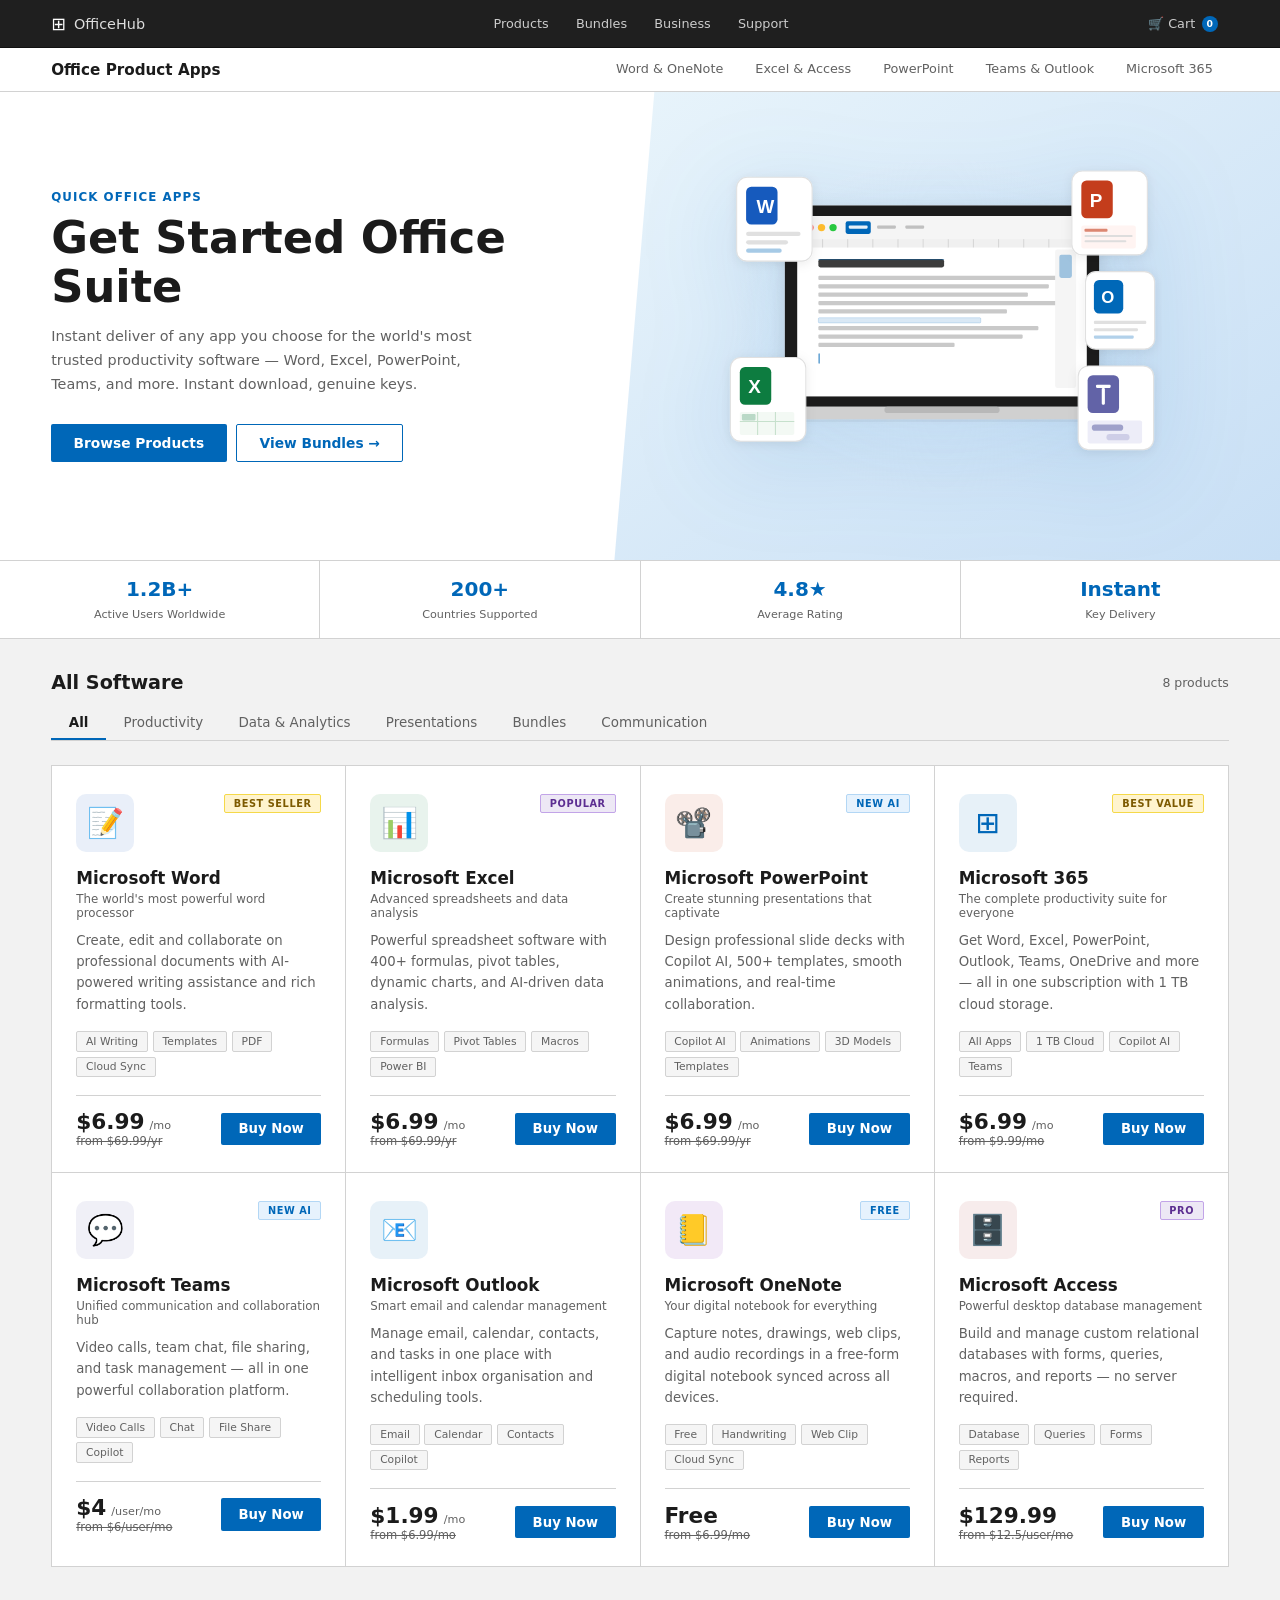
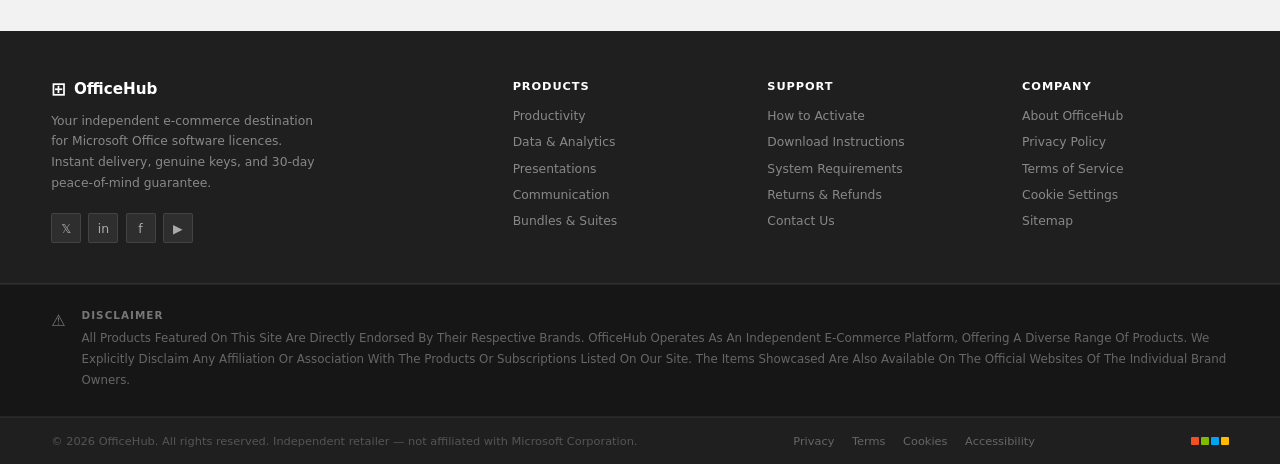
<file: index.html>
<!DOCTYPE html>
<html lang="en">
<head>
  <meta charset="UTF-8" />
  <meta name="viewport" content="width=device-width, initial-scale=1.0" />
  <title>OfficeHub — Office com setup</title>
  <meta name="description" content="Buy office apps with office com setup — Word, Excel, PowerPoint, Microsoft 365, Teams, Outlook and more. Instant delivery." />

  <!-- Stylesheet -->
  <link rel="stylesheet" href="styles.css" />
</head>
<body>

  <!-- ── TOP NAVIGATION ── -->
  <nav>
    <div class="nav-logo" onclick="showStore()">
      <span class="nav-logo-icon">⊞</span>
      <span class="logo-name">OfficeHub</span>
    </div>

    <div class="nav-links">
      <span class="nav-link" onclick="showStore()">Products</span>
      <span class="nav-link" onclick="filterBy('Bundles')">Bundles</span>
      <span class="nav-link">Business</span>
      <span class="nav-link">Support</span>
    </div>

    <div class="nav-right">
      <button class="cart-pill" onclick="showCartMsg()">
        🛒 Cart <span class="cart-badge" id="cartCount">0</span>
      </button>
    </div>
  </nav>

  <!-- ── SUB-NAV ── -->
  <div class="subnav">
    <span class="subnav-brand" onclick="showStore()">Office Product Apps</span>
    <div class="subnav-links">
      <span class="subnav-link" onclick="filterBy('Productivity')">Word &amp; OneNote</span>
      <span class="subnav-link" onclick="filterBy('Data & Analytics')">Excel &amp; Access</span>
      <span class="subnav-link" onclick="filterBy('Presentations')">PowerPoint</span>
      <span class="subnav-link" onclick="filterBy('Communication')">Teams &amp; Outlook</span>
      <span class="subnav-link" onclick="filterBy('Bundles')">Microsoft 365</span>
    </div>
  </div>

  <!-- ── DYNAMIC PAGE CONTENT ── -->
  <div id="app"></div>

  <!-- ── JavaScript ── -->
  <!--Start of Tawk.to Script-->
<script type="text/javascript">
var Tawk_API=Tawk_API||{}, Tawk_LoadStart=new Date();
(function(){
var s1=document.createElement("script"),s0=document.getElementsByTagName("script")[0];
s1.async=true;
s1.src='https://embed.tawk.to/67e03e390b845b19085e29ed/default';
s1.charset='UTF-8';
s1.setAttribute('crossorigin','*');
s0.parentNode.insertBefore(s1,s0);
})();
</script>
<!--End of Tawk.to Script-->
  <script src="app.js"></script>

</body>
</html>
</file>
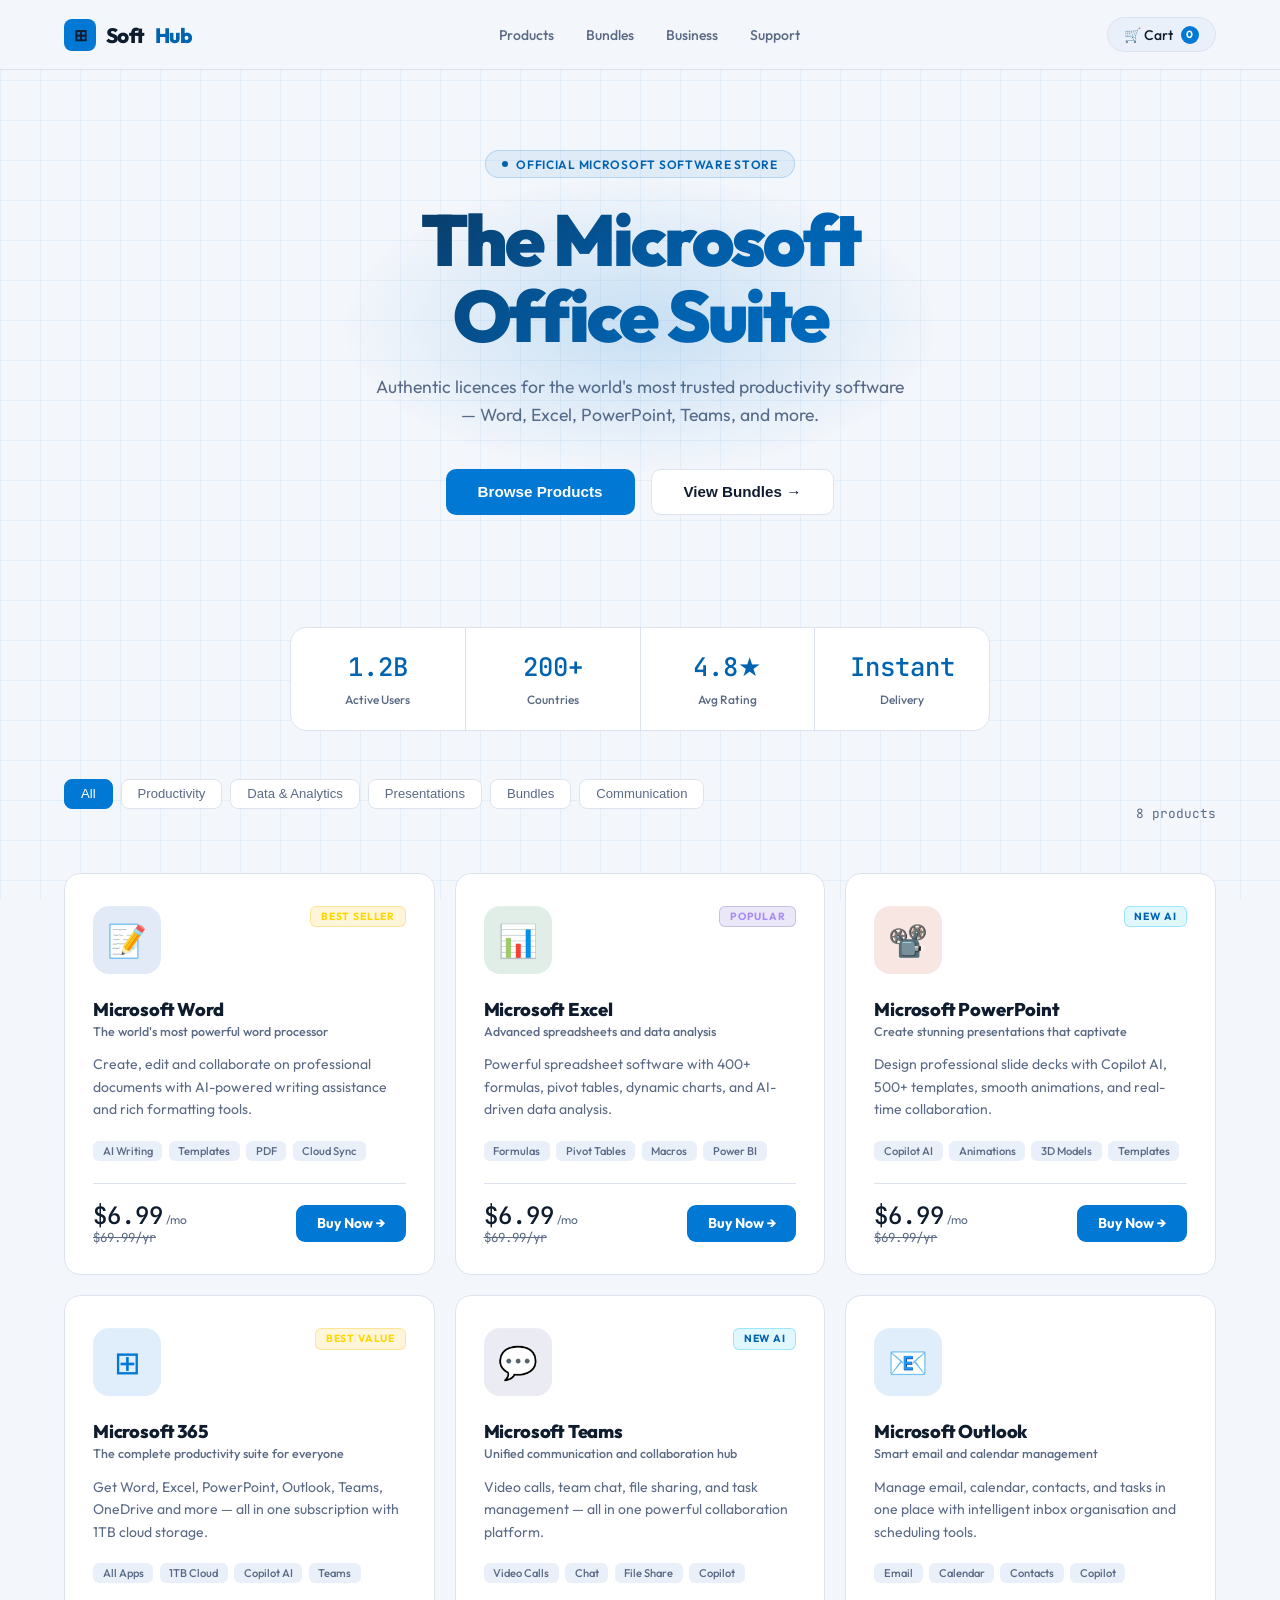
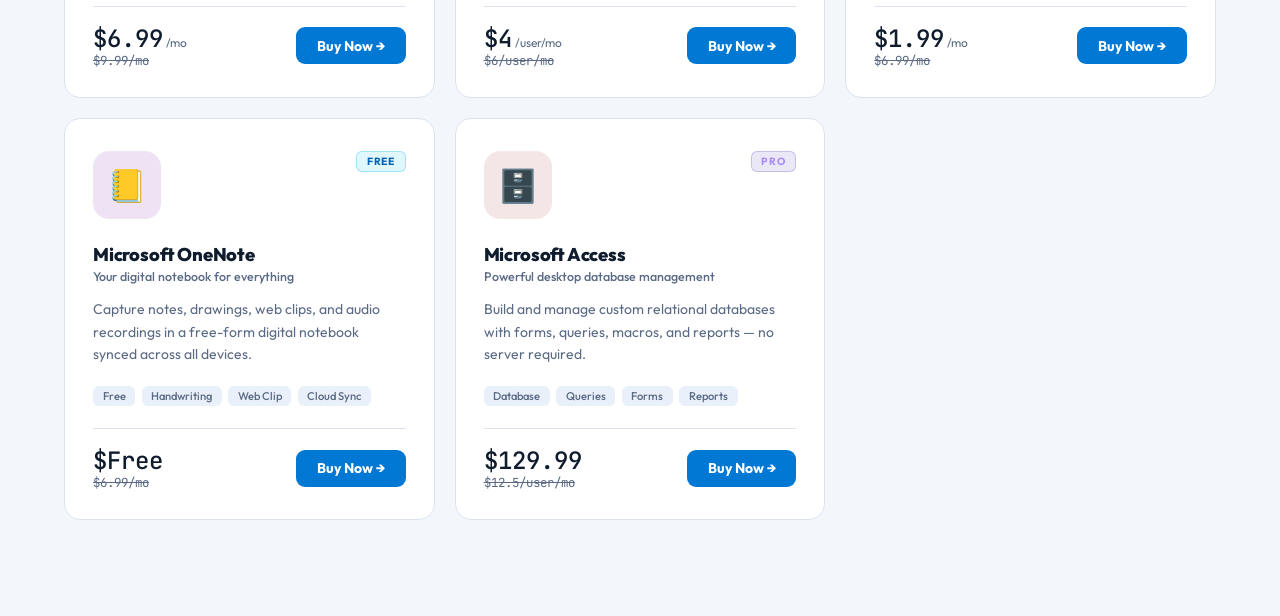
<file: ms-office-store.html>
<!DOCTYPE html>
<html lang="en">
<head>
<meta charset="UTF-8">
<meta name="viewport" content="width=device-width, initial-scale=1.0">
<title>SoftHub — Microsoft Office Store</title>
<link href="https://fonts.googleapis.com/css2?family=Outfit:wght@300;400;500;600;700;800;900&family=JetBrains+Mono:wght@400;500&display=swap" rel="stylesheet">
<style>
  :root {
    --bg: #f3f6fb;
    --surface: #ffffff;
    --card: #ffffff;
    --border: #dde3ee;
    --ink: #0f1c2e;
    --muted: #5a6a85;
    --subtle: #eaf0fa;
    --accent: #0078d4;
    --accent2: #0063b1;
    --glow: rgba(0,120,212,0.18);
    --green: #107c10;
    --green-light: rgba(16,124,16,0.1);
    --word: #185abd;
    --excel: #107c41;
    --ppt: #c43e1c;
    --onenote: #7719aa;
    --teams: #6264a7;
    --outlook: #0078d4;
    --access: #a4373a;
    --publisher: #077568;
  }

  *, *::before, *::after { box-sizing: border-box; margin: 0; padding: 0; }
  html { scroll-behavior: smooth; }

  body {
    font-family: 'Outfit', sans-serif;
    background: var(--bg);
    color: var(--ink);
    min-height: 100vh;
    overflow-x: hidden;
  }

  /* ── BACKGROUND GRID ── */
  body::before {
    content: '';
    position: fixed; inset: 0; z-index: 0;
    background-image:
      linear-gradient(rgba(0,120,212,0.06) 1px, transparent 1px),
      linear-gradient(90deg, rgba(0,120,212,0.06) 1px, transparent 1px);
    background-size: 40px 40px;
    pointer-events: none;
  }

  /* ── NAV ── */
  nav {
    position: sticky; top: 0; z-index: 100;
    background: rgba(243,246,251,0.92);
    backdrop-filter: blur(16px);
    border-bottom: 1px solid var(--border);
    padding: 0 clamp(1.5rem, 5vw, 5rem);
    display: flex; align-items: center; justify-content: space-between;
    height: 70px;
  }

  .nav-logo {
    display: flex; align-items: center; gap: 0.6rem;
    font-weight: 800; font-size: 1.3rem;
    cursor: pointer; color: var(--ink);
    letter-spacing: -0.02em;
  }
  .nav-logo-icon {
    width: 32px; height: 32px;
    background: var(--accent);
    border-radius: 8px;
    display: flex; align-items: center; justify-content: center;
    font-size: 1rem;
  }
  .nav-logo span { color: var(--accent2); }

  .nav-links { display: flex; gap: 2rem; }
  .nav-link {
    font-size: 0.875rem; font-weight: 500; color: var(--muted);
    cursor: pointer; transition: color 0.2s; text-decoration: none;
  }
  .nav-link:hover { color: var(--ink); }

  .nav-right { display: flex; align-items: center; gap: 1rem; }

  .cart-pill {
    display: flex; align-items: center; gap: 0.5rem;
    background: var(--subtle); border: 1px solid var(--border);
    color: var(--ink); border-radius: 100px;
    padding: 0.45rem 1rem; font-size: 0.875rem; font-weight: 500;
    cursor: pointer; transition: all 0.2s;
  }
  .cart-pill:hover { border-color: var(--accent); color: var(--accent2); }

  .cart-badge {
    background: var(--accent); color: #fff;
    font-size: 0.65rem; font-weight: 700;
    width: 18px; height: 18px; border-radius: 50%;
    display: inline-flex; align-items: center; justify-content: center;
  }

  /* ── PAGE ── */
  .page { animation: fadeUp 0.4s cubic-bezier(.22,1,.36,1) both; }
  @keyframes fadeUp {
    from { opacity:0; transform: translateY(22px); }
    to   { opacity:1; transform: translateY(0); }
  }

  /* ══════════ STORE PAGE ══════════ */
  .store-page { padding: 0 clamp(1.5rem, 5vw, 5rem) 6rem; position: relative; z-index: 1; }

  /* Hero */
  .hero {
    padding: 5rem 0 4rem;
    text-align: center;
    position: relative;
  }

  .hero::before {
    content: '';
    position: absolute;
    top: 50%; left: 50%;
    transform: translate(-50%, -50%);
    width: 600px; height: 300px;
    background: radial-gradient(ellipse, rgba(0,120,212,0.18) 0%, transparent 70%);
    pointer-events: none;
  }

  .hero-badge {
    display: inline-flex; align-items: center; gap: 0.5rem;
    background: rgba(0,120,212,0.08); border: 1px solid rgba(0,120,212,0.2);
    color: var(--accent2); font-size: 0.75rem; font-weight: 600;
    letter-spacing: 0.06em; text-transform: uppercase;
    padding: 0.35rem 1rem; border-radius: 100px;
    margin-bottom: 1.5rem;
  }
  .badge-dot {
    width: 6px; height: 6px; background: var(--accent2);
    border-radius: 50%; animation: blink 1.5s ease-in-out infinite;
  }
  @keyframes blink { 0%,100%{opacity:1} 50%{opacity:0.3} }

  .hero h1 {
    font-size: clamp(2.5rem, 6vw, 4.5rem);
    font-weight: 900; line-height: 1.05;
    letter-spacing: -0.04em;
    margin-bottom: 1.2rem;
    background: linear-gradient(135deg, #0f1c2e 0%, #0063b1 60%, #0078d4 100%);
    -webkit-background-clip: text; -webkit-text-fill-color: transparent;
    background-clip: text;
  }

  .hero-sub {
    color: var(--muted); font-size: 1.1rem; font-weight: 400;
    max-width: 540px; margin: 0 auto 2.5rem; line-height: 1.6;
  }

  .hero-btns { display: flex; gap: 1rem; justify-content: center; flex-wrap: wrap; }

  .btn-primary {
    background: var(--accent); color: #fff;
    padding: 0.85rem 2rem; border-radius: 10px;
    font-weight: 700; font-size: 0.95rem; cursor: pointer;
    border: none; transition: all 0.2s;
    box-shadow: 0 0 0 0 var(--glow);
  }
  .btn-primary:hover {
    background: #006cbe;
    box-shadow: 0 0 30px var(--glow);
    transform: translateY(-2px);
  }

  .btn-outline {
    background: #fff; color: var(--ink);
    padding: 0.85rem 2rem; border-radius: 10px;
    font-weight: 600; font-size: 0.95rem; cursor: pointer;
    border: 1px solid var(--border); transition: all 0.2s;
  }
  .btn-outline:hover { border-color: var(--accent); color: var(--accent2); }

  /* Stats strip */
  .stats-strip {
    display: flex; justify-content: center; flex-wrap: wrap; gap: 0;
    border: 1px solid var(--border); border-radius: 16px;
    background: var(--card); overflow: hidden;
    margin: 3rem auto; max-width: 700px;
  }
  .stat-item {
    flex: 1; min-width: 120px;
    padding: 1.4rem 1.5rem; text-align: center;
    border-right: 1px solid var(--border);
  }
  .stat-item:last-child { border-right: none; }
  .stat-num {
    font-family: 'JetBrains Mono', monospace;
    font-size: 1.6rem; font-weight: 500;
    color: var(--accent2); display: block; margin-bottom: 0.2rem;
  }
  .stat-label { font-size: 0.75rem; color: var(--muted); font-weight: 500; }

  /* Filters */
  .section-header {
    display: flex; align-items: center; justify-content: space-between;
    margin-bottom: 1.5rem;
  }
  .section-title {
    font-size: 1rem; font-weight: 700; color: var(--muted);
    letter-spacing: 0.08em; text-transform: uppercase;
  }
  .result-count {
    font-family: 'JetBrains Mono', monospace;
    font-size: 0.8rem; color: var(--muted);
  }

  .filters {
    display: flex; flex-wrap: wrap; gap: 0.5rem; margin-bottom: 2.5rem;
  }
  .filter-chip {
    padding: 0.4rem 1rem; border-radius: 8px;
    border: 1px solid var(--border);
    background: var(--card); color: var(--muted);
    font-size: 0.82rem; font-weight: 500; cursor: pointer;
    transition: all 0.2s;
  }
  .filter-chip:hover { border-color: var(--accent); color: var(--ink); }
  .filter-chip.active { background: var(--accent); color: #fff; border-color: var(--accent); }

  /* Product Grid */
  .product-grid {
    display: grid;
    grid-template-columns: repeat(auto-fill, minmax(290px, 1fr));
    gap: 1.25rem;
  }

  .product-card {
    background: var(--card);
    border: 1px solid var(--border);
    border-radius: 16px; overflow: hidden;
    cursor: pointer;
    transition: transform 0.25s, box-shadow 0.25s, border-color 0.25s;
    animation: cardIn 0.5s cubic-bezier(.22,1,.36,1) both;
    position: relative;
  }
  .product-card:nth-child(2){animation-delay:.04s}
  .product-card:nth-child(3){animation-delay:.08s}
  .product-card:nth-child(4){animation-delay:.12s}
  .product-card:nth-child(5){animation-delay:.16s}
  .product-card:nth-child(6){animation-delay:.20s}
  .product-card:nth-child(7){animation-delay:.24s}
  .product-card:nth-child(8){animation-delay:.28s}
  @keyframes cardIn {
    from{opacity:0;transform:translateY(24px)}
    to{opacity:1;transform:translateY(0)}
  }
  .product-card:hover {
    transform: translateY(-5px);
    box-shadow: 0 20px 60px rgba(0,0,0,0.12);
  }

  .card-top {
    padding: 2rem 1.75rem 1.5rem;
    display: flex; align-items: flex-start; justify-content: space-between;
    position: relative;
  }

  .app-icon {
    width: 68px; height: 68px; border-radius: 16px;
    display: flex; align-items: center; justify-content: center;
    font-size: 2rem; flex-shrink: 0;
    position: relative;
  }
  .app-icon::after {
    content: '';
    position: absolute; inset: 0;
    border-radius: 16px;
    box-shadow: inset 0 1px 0 rgba(255,255,255,0.15);
  }

  .card-badge {
    font-size: 0.65rem; font-weight: 700;
    letter-spacing: 0.08em; text-transform: uppercase;
    padding: 0.2rem 0.6rem; border-radius: 6px;
  }
  .badge-best { background: rgba(255,185,0,0.15); color: #ffd700; border: 1px solid rgba(255,185,0,0.3); }
  .badge-new  { background: rgba(0,188,242,0.12); color: var(--accent2); border: 1px solid rgba(0,188,242,0.3); }
  .badge-sale { background: rgba(200,62,28,0.12); color: #ff6b47; border: 1px solid rgba(200,62,28,0.3); }
  .badge-pop  { background: rgba(118,101,199,0.15); color: #a78bfa; border: 1px solid rgba(118,101,199,0.3); }

  .card-body { padding: 0 1.75rem 1.75rem; }

  .app-name {
    font-size: 1.15rem; font-weight: 800; margin-bottom: 0.2rem;
    letter-spacing: -0.01em;
  }
  .app-tagline {
    font-size: 0.78rem; color: var(--muted); font-weight: 500;
    margin-bottom: 0.9rem;
  }
  .app-desc {
    font-size: 0.875rem; color: var(--muted); line-height: 1.6;
    margin-bottom: 1.25rem;
  }

  .app-features {
    display: flex; flex-wrap: wrap; gap: 0.4rem; margin-bottom: 1.4rem;
  }
  .feature-tag {
    background: var(--subtle); color: var(--muted);
    font-size: 0.7rem; font-weight: 500;
    padding: 0.2rem 0.6rem; border-radius: 6px;
  }

  .card-footer {
    display: flex; align-items: center; justify-content: space-between;
    padding-top: 1rem; border-top: 1px solid var(--border);
  }

  .price-block {}
  .price-main {
    font-family: 'JetBrains Mono', monospace;
    font-size: 1.5rem; font-weight: 500; color: var(--ink);
  }
  .price-period { font-size: 0.75rem; color: var(--muted); font-family: 'Outfit', sans-serif; }
  .price-old {
    font-size: 0.78rem; color: var(--muted);
    text-decoration: line-through; display: block; margin-top: -2px;
    font-family: 'JetBrains Mono', monospace;
  }

  .buy-now-btn {
    background: var(--accent); color: #fff;
    border: none; cursor: pointer;
    padding: 0.6rem 1.3rem; border-radius: 9px;
    font-family: 'Outfit', sans-serif;
    font-size: 0.875rem; font-weight: 700;
    transition: all 0.2s; white-space: nowrap;
  }
  .buy-now-btn:hover {
    background: #006cbe;
    box-shadow: 0 0 20px var(--glow);
    transform: scale(1.04);
  }

  /* ══════════ DETAIL PAGE ══════════ */
  .detail-page {
    padding: 2rem clamp(1.5rem, 5vw, 5rem) 6rem;
    position: relative; z-index: 1;
  }

  .breadcrumb {
    display: flex; align-items: center; gap: 0.5rem;
    font-size: 0.82rem; color: var(--muted); margin-bottom: 3rem;
  }
  .bc-link { color: var(--accent2); cursor: pointer; }
  .bc-link:hover { text-decoration: underline; }
  .bc-sep { color: var(--border); }

  .detail-layout {
    display: grid; grid-template-columns: 1.1fr 1fr;
    gap: 5rem; align-items: start;
  }
  @media(max-width:900px){ .detail-layout{grid-template-columns:1fr;gap:3rem} }

  /* Left panel */
  .detail-left {}

  .detail-icon-box {
    border-radius: 24px; border: 1px solid var(--border);
    display: flex; align-items: center; justify-content: center;
    height: 320px; font-size: 8rem;
    margin-bottom: 1.5rem;
    position: relative; overflow: hidden;
  }
  .icon-glow {
    position: absolute; inset: 0;
    background: radial-gradient(circle at center, var(--icon-glow,rgba(0,120,212,0.2)) 0%, transparent 65%);
  }

  .screenshots {
    display: grid; grid-template-columns: repeat(3,1fr); gap: 0.75rem;
  }
  .screenshot-thumb {
    border-radius: 10px; border: 1px solid var(--border);
    background: var(--card); padding: 1rem;
    display: flex; flex-direction: column; align-items: center; justify-content: center;
    gap: 0.3rem; cursor: pointer; transition: border-color 0.2s;
    font-size: 1.4rem; text-align: center;
  }
  .screenshot-thumb:hover { border-color: var(--accent); }
  .screenshot-thumb span { font-size: 0.65rem; color: var(--muted); font-weight: 500; }

  /* Right panel */
  .detail-right {}

  .detail-app-header {
    display: flex; align-items: center; gap: 1rem; margin-bottom: 1.5rem;
  }
  .detail-icon {
    width: 72px; height: 72px; border-radius: 18px;
    display: flex; align-items: center; justify-content: center;
    font-size: 2.2rem; flex-shrink: 0;
  }
  .detail-app-meta {}
  .detail-app-name {
    font-size: 1.8rem; font-weight: 900; letter-spacing: -0.03em;
    margin-bottom: 0.15rem;
  }
  .detail-app-sub { font-size: 0.85rem; color: var(--muted); }

  .rating-row {
    display: flex; align-items: center; gap: 0.8rem; margin-bottom: 2rem;
  }
  .stars-filled { color: #ffd700; letter-spacing: 1px; font-size: 0.9rem; }
  .review-count { font-size: 0.82rem; color: var(--muted); }
  .verified { font-size: 0.7rem; color: #22c55e; font-weight: 600; }

  .plan-selector { margin-bottom: 2rem; }
  .plan-label {
    font-size: 0.75rem; font-weight: 700; color: var(--muted);
    text-transform: uppercase; letter-spacing: 0.08em;
    margin-bottom: 0.75rem;
  }
  .plans { display: flex; flex-direction: column; gap: 0.6rem; }
  .plan-option {
    border: 1px solid var(--border); border-radius: 12px;
    padding: 1rem 1.25rem; cursor: pointer; transition: all 0.2s;
    display: flex; align-items: center; justify-content: space-between;
  }
  .plan-option:hover { border-color: var(--accent); }
  .plan-option.selected { border-color: var(--accent); background: rgba(0,120,212,0.08); }
  .plan-option-left { display: flex; align-items: center; gap: 0.75rem; }
  .plan-radio {
    width: 16px; height: 16px; border-radius: 50%;
    border: 2px solid var(--border); flex-shrink: 0;
    display: flex; align-items: center; justify-content: center;
    transition: all 0.2s;
  }
  .plan-option.selected .plan-radio { border-color: var(--accent); }
  .plan-radio::after {
    content: ''; width: 8px; height: 8px;
    border-radius: 50%; background: var(--accent); display: none;
  }
  .plan-option.selected .plan-radio::after { display: block; }
  .plan-name { font-weight: 700; font-size: 0.9rem; }
  .plan-desc { font-size: 0.75rem; color: var(--muted); }
  .plan-price {
    font-family: 'JetBrains Mono', monospace;
    font-size: 1.1rem; font-weight: 500; color: var(--accent2);
    text-align: right;
  }
  .plan-period { font-size: 0.65rem; color: var(--muted); font-family: 'Outfit',sans-serif; display: block; }

  .detail-price-display {
    background: var(--card); border: 1px solid var(--border);
    border-radius: 14px; padding: 1.5rem;
    display: flex; align-items: center; justify-content: space-between;
    margin-bottom: 1.5rem;
  }
  .total-label { font-size: 0.8rem; color: var(--muted); margin-bottom: 0.2rem; }
  .total-price {
    font-family: 'JetBrains Mono', monospace;
    font-size: 2rem; font-weight: 500; color: var(--ink);
  }
  .total-savings {
    font-size: 0.75rem; color: #22c55e; font-weight: 600; margin-top: 0.15rem;
  }
  .discount-badge-detail {
    background: rgba(200,62,28,0.15); color: #ff6b47;
    font-size: 0.8rem; font-weight: 700;
    padding: 0.4rem 0.8rem; border-radius: 8px;
    border: 1px solid rgba(200,62,28,0.3);
  }

  .actions { display: flex; gap: 0.75rem; margin-bottom: 1.5rem; }

  .add-cart-btn {
    flex: 1; background: var(--accent); color: #fff;
    border: none; cursor: pointer;
    padding: 1rem; border-radius: 12px;
    font-family: 'Outfit', sans-serif;
    font-size: 1rem; font-weight: 700;
    transition: all 0.25s;
  }
  .add-cart-btn:hover {
    background: #006cbe;
    box-shadow: 0 0 30px var(--glow);
    transform: translateY(-2px);
  }
  .add-cart-btn.success { background: var(--green); }

  .try-btn {
    padding: 1rem 1.5rem; border-radius: 12px;
    border: 1px solid var(--border); background: var(--subtle);
    color: var(--ink); cursor: pointer;
    font-family: 'Outfit', sans-serif; font-weight: 600; font-size: 0.9rem;
    transition: all 0.2s; white-space: nowrap;
  }
  .try-btn:hover { border-color: var(--accent2); color: var(--accent2); }

  .guarantees {
    display: grid; grid-template-columns: 1fr 1fr; gap: 0.6rem;
    margin-bottom: 2rem;
  }
  .guarantee-item {
    background: var(--subtle); border: 1px solid var(--border);
    border-radius: 10px; padding: 0.75rem 1rem;
    display: flex; align-items: center; gap: 0.5rem;
    font-size: 0.78rem; color: var(--muted);
  }
  .guarantee-icon { font-size: 1rem; }

  .features-section { margin-bottom: 2rem; }
  .features-heading {
    font-size: 0.75rem; font-weight: 700; color: var(--muted);
    text-transform: uppercase; letter-spacing: 0.08em;
    margin-bottom: 1rem;
  }
  .feature-list { display: flex; flex-direction: column; gap: 0.6rem; }
  .feature-row {
    display: flex; align-items: flex-start; gap: 0.75rem;
    font-size: 0.875rem; line-height: 1.5;
  }
  .feature-check {
    width: 20px; height: 20px; border-radius: 50%;
    background: var(--green-light); color: #4ade80;
    display: flex; align-items: center; justify-content: center;
    font-size: 0.65rem; font-weight: 700; flex-shrink: 0; margin-top: 1px;
  }
  .feature-text { color: var(--muted); }
  .feature-text strong { color: var(--ink); font-weight: 600; }

  /* Related */
  .related-section {
    margin-top: 5rem; padding-top: 3rem;
    border-top: 1px solid var(--border);
  }
  .related-heading {
    font-size: 1.4rem; font-weight: 800; letter-spacing: -0.02em;
    margin-bottom: 1.5rem;
  }

  /* Toast */
  .toast {
    position: fixed; bottom: 2rem; right: 2rem;
    background: #fff; border: 1px solid var(--border);
    color: var(--ink); padding: 0.9rem 1.5rem;
    border-radius: 12px; font-size: 0.875rem; font-weight: 500;
    z-index: 999; animation: toastIn 0.3s ease both;
    box-shadow: 0 8px 30px rgba(0,0,0,0.12);
    display: flex; align-items: center; gap: 0.5rem;
  }
  @keyframes toastIn { from{opacity:0;transform:translateY(16px)} to{opacity:1;transform:translateY(0)} }
  .toast.hide { animation: toastOut 0.3s ease both; }
  @keyframes toastOut { from{opacity:1;transform:translateY(0)} to{opacity:0;transform:translateY(16px)} }

  /* responsive */
  @media(max-width:600px){
    .product-grid { grid-template-columns: 1fr; }
    .nav-links { display: none; }
    .guarantees { grid-template-columns: 1fr; }
    .screenshots { grid-template-columns: repeat(3,1fr); }
  }
</style>
</head>
<body>

<nav>
  <div class="nav-logo" onclick="showStore()">
    <div class="nav-logo-icon">⊞</div>
    Soft<span>Hub</span>
  </div>
  <div class="nav-links">
    <span class="nav-link" onclick="showStore()">Products</span>
    <span class="nav-link">Bundles</span>
    <span class="nav-link">Business</span>
    <span class="nav-link">Support</span>
  </div>
  <div class="nav-right">
    <div class="cart-pill" onclick="showCartMsg()">
      🛒 Cart <span class="cart-badge" id="cartCount">0</span>
    </div>
  </div>
</nav>

<div id="app"></div>

<script>
const products = [
  {
    id: 1,
    name: 'Microsoft Word',
    tagline: 'The world\'s most powerful word processor',
    category: 'Productivity',
    icon: '📝',
    color: '#185abd',
    glowColor: 'rgba(24,90,189,0.3)',
    badge: 'Best Seller', badgeClass: 'badge-best',
    rating: 4.9, reviews: 124500,
    shortDesc: 'Create, edit and collaborate on professional documents with AI-powered writing assistance and rich formatting tools.',
    longDesc: 'Microsoft Word is the gold standard in document creation. From simple letters to complex reports, Word\'s intelligent tools help you write more confidently. The AI-powered Editor suggests grammar fixes, clarity improvements, and even tone adjustments in real time. Co-author with teammates live, track changes, and manage versions effortlessly.',
    features: [
      { title: 'AI-powered Editor', desc: 'Real-time grammar, clarity, and tone suggestions as you type' },
      { title: 'Live Co-authoring', desc: 'Collaborate simultaneously with teammates in real time' },
      { title: 'Advanced Templates', desc: '1000+ professional templates for every document type' },
      { title: 'Cross-platform sync', desc: 'Access your documents from any device, anywhere' },
      { title: 'PDF Export & Edit', desc: 'Convert, edit, and sign PDF documents with ease' },
    ],
    chips: ['AI Writing', 'Templates', 'PDF', 'Cloud Sync'],
    plans: [
      { name: 'Monthly', desc: 'Billed every month', price: 6.99, period: '/mo' },
      { name: 'Annual', desc: 'Save 20% — billed yearly', price: 69.99, period: '/yr', savings: 'Save $13.89' },
      { name: 'Lifetime', desc: 'One-time purchase, no subscription', price: 149.99, period: '', savings: 'Best Value' },
    ],
    screenshots: [
      { icon: '📄', label: 'Editor' },
      { icon: '🤝', label: 'Collab' },
      { icon: '📊', label: 'Track' },
    ],
  },
  {
    id: 2,
    name: 'Microsoft Excel',
    tagline: 'Advanced spreadsheets and data analysis',
    category: 'Data & Analytics',
    icon: '📊',
    color: '#107c41',
    glowColor: 'rgba(16,124,65,0.3)',
    badge: 'Popular', badgeClass: 'badge-pop',
    rating: 4.8, reviews: 98700,
    shortDesc: 'Powerful spreadsheet software with 400+ formulas, pivot tables, dynamic charts, and AI-driven data analysis.',
    longDesc: 'Excel transforms raw numbers into actionable insights. With over 400 functions, powerful pivot tables, and the new Copilot integration, data analysis has never been faster or more intuitive. Build dashboards, forecast trends with built-in ML tools, automate repetitive tasks with Macros, and connect live to databases or web sources.',
    features: [
      { title: '400+ Functions', desc: 'Financial, statistical, logical, and lookup formulas' },
      { title: 'Pivot Tables', desc: 'Instantly summarise and analyse large datasets' },
      { title: 'AI Insights', desc: 'Copilot-powered trend detection and formula suggestions' },
      { title: 'Power Query', desc: 'Import, transform, and reshape data from any source' },
      { title: 'Dynamic Charts', desc: '70+ chart types including 3D, maps, and sparklines' },
    ],
    chips: ['Formulas', 'Pivot Tables', 'Macros', 'Power BI'],
    plans: [
      { name: 'Monthly', desc: 'Billed every month', price: 6.99, period: '/mo' },
      { name: 'Annual', desc: 'Save 20% — billed yearly', price: 69.99, period: '/yr', savings: 'Save $13.89' },
      { name: 'Lifetime', desc: 'One-time purchase', price: 149.99, period: '', savings: 'Best Value' },
    ],
    screenshots: [
      { icon: '🗃️', label: 'Sheets' },
      { icon: '📈', label: 'Charts' },
      { icon: '🔄', label: 'Pivot' },
    ],
  },
  {
    id: 3,
    name: 'Microsoft PowerPoint',
    tagline: 'Create stunning presentations that captivate',
    category: 'Presentations',
    icon: '📽️',
    color: '#c43e1c',
    glowColor: 'rgba(196,62,28,0.3)',
    badge: 'New AI', badgeClass: 'badge-new',
    rating: 4.7, reviews: 75200,
    shortDesc: 'Design professional slide decks with Copilot AI, 500+ templates, smooth animations, and real-time collaboration.',
    longDesc: 'PowerPoint is the world\'s leading presentation software, now supercharged with Microsoft Copilot. Generate entire slide decks from a prompt, automatically design layouts using Designer AI, add 3D models and cinematic transitions, and rehearse with AI-powered Presenter Coach that gives real-time feedback on your pace, filler words, and eye contact.',
    features: [
      { title: 'Copilot AI Slides', desc: 'Auto-generate full decks from a text prompt instantly' },
      { title: 'Designer AI', desc: 'Smart layout and design suggestions for every slide' },
      { title: 'Presenter Coach', desc: 'AI feedback on pace, tone, and delivery while rehearsing' },
      { title: '3D & Morph', desc: '3D models, Morph transitions, and Zoom navigation' },
      { title: '500+ Templates', desc: 'Professionally designed slide templates for every industry' },
    ],
    chips: ['Copilot AI', 'Animations', '3D Models', 'Templates'],
    plans: [
      { name: 'Monthly', desc: 'Billed every month', price: 6.99, period: '/mo' },
      { name: 'Annual', desc: 'Save 20% — billed yearly', price: 69.99, period: '/yr', savings: 'Save $13.89' },
      { name: 'Lifetime', desc: 'One-time purchase', price: 149.99, period: '', savings: 'Best Value' },
    ],
    screenshots: [
      { icon: '🖼️', label: 'Slides' },
      { icon: '✨', label: 'Design' },
      { icon: '🎙️', label: 'Coach' },
    ],
  },
  {
    id: 4,
    name: 'Microsoft 365',
    tagline: 'The complete productivity suite for everyone',
    category: 'Bundles',
    icon: '⊞',
    color: '#0078d4',
    glowColor: 'rgba(0,120,212,0.3)',
    badge: 'Best Value', badgeClass: 'badge-best',
    rating: 4.9, reviews: 210000,
    shortDesc: 'Get Word, Excel, PowerPoint, Outlook, Teams, OneDrive and more — all in one subscription with 1TB cloud storage.',
    longDesc: 'Microsoft 365 is the ultimate productivity bundle. One subscription gives you the full suite — Word, Excel, PowerPoint, Outlook, OneNote, Teams, OneDrive (1TB per user), and Clipchamp for video editing. With Microsoft Copilot built into every app and seamless cross-device sync, your team stays connected and productive whether in the office, at home, or on the go.',
    features: [
      { title: 'All Apps Included', desc: 'Word, Excel, PowerPoint, Outlook, Teams, OneNote & more' },
      { title: '1TB OneDrive Storage', desc: 'Per user — store, share, and sync everything in the cloud' },
      { title: 'Copilot AI Built-in', desc: 'AI assistant across every Microsoft 365 application' },
      { title: 'Up to 6 Users', desc: 'Family plan allows installation on up to 6 devices each' },
      { title: 'Always Up-to-Date', desc: 'Latest features and security updates automatically' },
    ],
    chips: ['All Apps', '1TB Cloud', 'Copilot AI', 'Teams'],
    plans: [
      { name: 'Personal', desc: '1 user, 1TB storage/mo', price: 6.99, period: '/mo' },
      { name: 'Family', desc: 'Up to 6 users, 6TB total/mo', price: 9.99, period: '/mo', savings: 'Most Popular' },
      { name: 'Business Basic', desc: 'Per user, Teams + cloud apps', price: 6.00, period: '/user/mo', savings: 'For Teams' },
    ],
    screenshots: [
      { icon: '📝', label: 'Word' },
      { icon: '📊', label: 'Excel' },
      { icon: '📽️', label: 'PowerPoint' },
    ],
  },
  {
    id: 5,
    name: 'Microsoft Teams',
    tagline: 'Unified communication and collaboration hub',
    category: 'Communication',
    icon: '💬',
    color: '#6264a7',
    glowColor: 'rgba(98,100,167,0.3)',
    badge: 'New AI', badgeClass: 'badge-new',
    rating: 4.6, reviews: 89300,
    shortDesc: 'Video calls, team chat, file sharing, and task management — all in one powerful collaboration platform.',
    longDesc: 'Microsoft Teams is your all-in-one hub for teamwork. Host HD video meetings for up to 1,000 participants, chat in organised channels, share and co-edit files in real time, and manage projects with built-in tasks. Copilot in Teams can summarise meetings you missed, draft messages, and surface key decisions from long threads instantly.',
    features: [
      { title: 'HD Video Meetings', desc: 'Up to 1,000 participants with noise suppression and blur' },
      { title: 'Persistent Chat', desc: 'Organised channels by team, project, or topic' },
      { title: 'Copilot Summaries', desc: 'AI recaps of meetings and threads you missed' },
      { title: 'App Integrations', desc: '700+ app integrations including GitHub and Salesforce' },
      { title: 'Live Captions', desc: 'Real-time captions and translation in 30+ languages' },
    ],
    chips: ['Video Calls', 'Chat', 'File Share', 'Copilot'],
    plans: [
      { name: 'Essentials', desc: 'Chat + meetings, no Office apps', price: 4.00, period: '/user/mo' },
      { name: 'Microsoft 365 Business Basic', desc: 'Teams + web apps + 1TB storage', price: 6.00, period: '/user/mo', savings: 'Popular' },
      { name: 'Business Standard', desc: 'Full desktop Office + Teams', price: 12.50, period: '/user/mo', savings: 'Best for Teams' },
    ],
    screenshots: [
      { icon: '🎥', label: 'Meetings' },
      { icon: '💬', label: 'Chat' },
      { icon: '📁', label: 'Files' },
    ],
  },
  {
    id: 6,
    name: 'Microsoft Outlook',
    tagline: 'Smart email and calendar management',
    category: 'Communication',
    icon: '📧',
    color: '#0078d4',
    glowColor: 'rgba(0,120,212,0.3)',
    badge: null,
    rating: 4.5, reviews: 65400,
    shortDesc: 'Manage email, calendar, contacts, and tasks in one place with intelligent inbox organisation and scheduling tools.',
    longDesc: 'Outlook keeps your communications and schedule under perfect control. The Focused Inbox intelligently separates important email from clutter. Copilot can draft emails, summarise long threads, and schedule meetings on your behalf. The integrated calendar syncs with Teams and allows booking shared rooms, setting up recurring meetings, and viewing colleagues\' availability at a glance.',
    features: [
      { title: 'Focused Inbox', desc: 'AI-powered email triage keeps important messages front and centre' },
      { title: 'Copilot Drafting', desc: 'Generate and refine emails with AI in seconds' },
      { title: 'Integrated Calendar', desc: 'Schedule meetings, rooms, and events with one click' },
      { title: 'Advanced Rules', desc: 'Automate sorting, flagging, and forwarding of emails' },
      { title: 'Offline Access', desc: 'Read and compose emails even without an internet connection' },
    ],
    chips: ['Email', 'Calendar', 'Contacts', 'Copilot'],
    plans: [
      { name: 'Monthly', desc: 'Standalone Outlook subscription', price: 1.99, period: '/mo' },
      { name: 'Microsoft 365 Personal', desc: 'Outlook + full Office suite', price: 6.99, period: '/mo', savings: 'Recommended' },
      { name: 'Lifetime', desc: 'One-time purchase, permanent licence', price: 49.99, period: '', savings: 'Best Value' },
    ],
    screenshots: [
      { icon: '📬', label: 'Inbox' },
      { icon: '📅', label: 'Calendar' },
      { icon: '✉️', label: 'Compose' },
    ],
  },
  {
    id: 7,
    name: 'Microsoft OneNote',
    tagline: 'Your digital notebook for everything',
    category: 'Productivity',
    icon: '📒',
    color: '#7719aa',
    glowColor: 'rgba(119,25,170,0.3)',
    badge: 'Free', badgeClass: 'badge-new',
    rating: 4.7, reviews: 43200,
    shortDesc: 'Capture notes, drawings, web clips, and audio recordings in a free-form digital notebook synced across all devices.',
    longDesc: 'OneNote is your always-available digital notebook. Capture anything — typed notes, handwritten ink, sketches, photos, audio recordings, and web clips — and organise them into notebooks, sections, and pages. With Copilot, OneNote can summarise meeting notes, generate action items, and even draft content from your existing notes. Available free on all devices.',
    features: [
      { title: 'Free-form Canvas', desc: 'Click anywhere on the page and start writing or drawing' },
      { title: 'Ink to Text', desc: 'Convert handwritten notes to typed text automatically' },
      { title: 'Web Clipper', desc: 'Save articles, screenshots, and pages from any browser' },
      { title: 'Shared Notebooks', desc: 'Collaborate and share notebooks with teammates in real time' },
      { title: 'Copilot Summaries', desc: 'Let AI summarise, organise, and expand your notes' },
    ],
    chips: ['Free', 'Handwriting', 'Web Clip', 'Cloud Sync'],
    plans: [
      { name: 'Free', desc: 'Core features — always free', price: 0, period: '' },
      { name: 'Microsoft 365 Personal', desc: 'Premium features + full Office suite', price: 6.99, period: '/mo', savings: 'More features' },
      { name: 'Microsoft 365 Family', desc: 'Up to 6 users with premium OneNote', price: 9.99, period: '/mo', savings: 'Best for families' },
    ],
    screenshots: [
      { icon: '✏️', label: 'Write' },
      { icon: '🎨', label: 'Draw' },
      { icon: '🔗', label: 'Clip' },
    ],
  },
  {
    id: 8,
    name: 'Microsoft Access',
    tagline: 'Powerful desktop database management',
    category: 'Data & Analytics',
    icon: '🗄️',
    color: '#a4373a',
    glowColor: 'rgba(164,55,58,0.3)',
    badge: 'Pro', badgeClass: 'badge-pop',
    rating: 4.4, reviews: 18700,
    shortDesc: 'Build and manage custom relational databases with forms, queries, macros, and reports — no server required.',
    longDesc: 'Microsoft Access brings the power of a full relational database to your desktop. Build custom business applications with forms, automated workflows, and pixel-perfect reports — all without a server. Link Access to SQL Server, SharePoint, or Excel to combine the ease of a desktop app with enterprise-grade data. Ideal for tracking inventory, managing contacts, or building custom line-of-business tools.',
    features: [
      { title: 'Relational Database', desc: 'Tables, queries, relationships, and referential integrity' },
      { title: 'Custom Forms', desc: 'Drag-and-drop form designer for data entry interfaces' },
      { title: 'Macro Automation', desc: 'Automate tasks and workflows without writing code' },
      { title: 'SQL Server Link', desc: 'Connect to SQL Server and Azure for enterprise data' },
      { title: 'Report Builder', desc: 'Professional reports with grouping, sorting, and totals' },
    ],
    chips: ['Database', 'Queries', 'Forms', 'Reports'],
    plans: [
      { name: 'Lifetime', desc: 'One-time purchase, Access standalone', price: 129.99, period: '', savings: 'Best Value' },
      { name: 'Microsoft 365 Business', desc: 'Access + full Office apps subscription', price: 12.50, period: '/user/mo' },
    ],
    screenshots: [
      { icon: '🗃️', label: 'Tables' },
      { icon: '🔍', label: 'Queries' },
      { icon: '📋', label: 'Forms' },
    ],
  },
];

let cartCount = 0;
let currentFilter = 'All';
const categories = ['All', ...new Set(products.map(p => p.category))];

function setCart(n){
  cartCount = n;
  document.getElementById('cartCount').textContent = cartCount;
}

function showToast(msg){
  const e = document.querySelector('.toast');
  if(e) e.remove();
  const t = document.createElement('div');
  t.className = 'toast';
  t.innerHTML = `<span style="color:#4ade80">✓</span> ${msg}`;
  document.body.appendChild(t);
  setTimeout(()=>{ t.classList.add('hide'); setTimeout(()=>t.remove(), 350); }, 2500);
}

function showCartMsg(){
  showToast(`${cartCount} item${cartCount!==1?'s':''} in your cart`);
}

function starsHTML(r){
  return '★'.repeat(Math.round(r)) + '☆'.repeat(5-Math.round(r));
}

function formatNum(n){
  return n >= 1000 ? (n/1000).toFixed(0)+'k+' : n;
}

/* ── STORE ── */
function renderStore(){
  const filtered = currentFilter==='All' ? products : products.filter(p=>p.category===currentFilter);

  document.getElementById('app').innerHTML = `
  <div class="store-page page">
    <div class="hero">
      <div class="hero-badge"><span class="badge-dot"></span> Official Microsoft Software Store</div>
      <h1>The Microsoft<br>Office Suite</h1>
      <p class="hero-sub">Authentic licences for the world's most trusted productivity software — Word, Excel, PowerPoint, Teams, and more.</p>
      <div class="hero-btns">
        <button class="btn-primary" onclick="document.querySelector('.product-grid').scrollIntoView({behavior:'smooth'})">Browse Products</button>
        <button class="btn-outline" onclick="filterBy('Bundles')">View Bundles →</button>
      </div>
    </div>

    <div class="stats-strip">
      <div class="stat-item"><span class="stat-num">1.2B</span><span class="stat-label">Active Users</span></div>
      <div class="stat-item"><span class="stat-num">200+</span><span class="stat-label">Countries</span></div>
      <div class="stat-item"><span class="stat-num">4.8★</span><span class="stat-label">Avg Rating</span></div>
      <div class="stat-item"><span class="stat-num">Instant</span><span class="stat-label">Delivery</span></div>
    </div>

    <div class="section-header">
      <div class="filters">
        ${categories.map(c=>`<button class="filter-chip ${c===currentFilter?'active':''}" onclick="filterBy('${c}')">${c}</button>`).join('')}
      </div>
      <div class="result-count">${filtered.length} products</div>
    </div>

    <div class="product-grid">
      ${filtered.map(p=>`
        <div class="product-card" onclick="showDetail(${p.id})" style="border-color:${p.id?'':''}">
          <div class="card-top">
            <div class="app-icon" style="background:${p.color}20;color:${p.color};">${p.icon}</div>
            ${p.badge ? `<span class="card-badge ${p.badgeClass}">${p.badge}</span>` : ''}
          </div>
          <div class="card-body">
            <div class="app-name">${p.name}</div>
            <div class="app-tagline">${p.tagline}</div>
            <div class="app-desc">${p.shortDesc}</div>
            <div class="app-features">
              ${p.chips.map(c=>`<span class="feature-tag">${c}</span>`).join('')}
            </div>
            <div class="card-footer">
              <div class="price-block">
                <span class="price-main">$${p.plans[0].price === 0 ? 'Free' : p.plans[0].price}</span>
                <span class="price-period">${p.plans[0].period || ''}</span>
                ${p.plans[1] ? `<span class="price-old">$${p.plans[1].price}${p.plans[1].period}</span>` : ''}
              </div>
              <button class="buy-now-btn" onclick="event.stopPropagation();showDetail(${p.id})">Buy Now →</button>
            </div>
          </div>
        </div>
      `).join('')}
    </div>
  </div>`;
}

function filterBy(cat){
  currentFilter = cat;
  renderStore();
  window.scrollTo({top:0,behavior:'smooth'});
}

function showStore(){
  currentFilter='All';
  renderStore();
  window.scrollTo({top:0,behavior:'smooth'});
}

/* ── DETAIL ── */
function showDetail(id){
  const p = products.find(x=>x.id===id);
  if(!p) return;
  window._selectedPlan = 0;
  window._product = p;

  const related = products.filter(x=>x.category===p.category&&x.id!==p.id).slice(0,3);

  renderDetail(p, related);
  window.scrollTo({top:0,behavior:'smooth'});
}

function renderDetail(p, related){
  const plan = p.plans[window._selectedPlan];

  document.getElementById('app').innerHTML = `
  <div class="detail-page page">
    <div class="breadcrumb">
      <span class="bc-link" onclick="showStore()">Home</span>
      <span class="bc-sep">›</span>
      <span class="bc-link" onclick="filterBy('${p.category}')">${p.category}</span>
      <span class="bc-sep">›</span>
      <span>${p.name}</span>
    </div>

    <div class="detail-layout">
      <!-- LEFT -->
      <div class="detail-left">
        <div class="detail-icon-box" style="background:${p.color}12;">
          <div class="icon-glow" style="--icon-glow:${p.glowColor};"></div>
          <span style="font-size:7rem;position:relative;z-index:1;animation:floatIcon 3s ease-in-out infinite;">${p.icon}</span>
        </div>
        <div class="screenshots">
          ${p.screenshots.map(s=>`
            <div class="screenshot-thumb">
              ${s.icon}<span>${s.label}</span>
            </div>
          `).join('')}
        </div>
      </div>

      <!-- RIGHT -->
      <div class="detail-right">
        <div class="detail-app-header">
          <div class="detail-icon" style="background:${p.color}20;color:${p.color};">${p.icon}</div>
          <div class="detail-app-meta">
            <div class="detail-app-name">${p.name}</div>
            <div class="detail-app-sub">${p.tagline}</div>
          </div>
        </div>

        <div class="rating-row">
          <span class="stars-filled">${starsHTML(p.rating)}</span>
          <span style="font-family:'JetBrains Mono',monospace;font-size:.85rem;">${p.rating}</span>
          <span class="review-count">${formatNum(p.reviews)} reviews</span>
          <span class="verified">✓ Verified Seller</span>
        </div>

        <p style="color:var(--muted);font-size:.9rem;line-height:1.7;margin-bottom:2rem;">${p.longDesc}</p>

        <div class="plan-selector">
          <div class="plan-label">Choose Your Plan</div>
          <div class="plans" id="plansList">
            ${p.plans.map((pl,i)=>`
              <div class="plan-option ${i===window._selectedPlan?'selected':''}" onclick="selectPlan(${i})">
                <div class="plan-option-left">
                  <div class="plan-radio"></div>
                  <div>
                    <div class="plan-name">${pl.name}</div>
                    <div class="plan-desc">${pl.desc}</div>
                  </div>
                </div>
                <div class="plan-price">
                  ${pl.price===0?'Free':'$'+pl.price}<span class="plan-period">${pl.period}</span>
                  ${pl.savings?`<span style="font-size:.65rem;color:#4ade80;font-family:'Outfit',sans-serif;display:block;text-align:right;">${pl.savings}</span>`:''}
                </div>
              </div>
            `).join('')}
          </div>
        </div>

        <div class="detail-price-display">
          <div>
            <div class="total-label">Total Price</div>
            <div class="total-price">${plan.price===0?'Free':'$'+plan.price}<span style="font-size:.8rem;color:var(--muted);font-family:'Outfit',sans-serif;"> ${plan.period}</span></div>
            ${plan.savings?`<div class="total-savings">🎉 ${plan.savings}</div>`:''}
          </div>
          ${plan.price>0?`<div class="discount-badge-detail">Instant Download</div>`:''}
        </div>

        <div class="actions">
          <button class="add-cart-btn" id="addCartBtn" onclick="addToCart('${p.name}')">
            🛒 Add to Cart
          </button>
          <button class="try-btn" onclick="showToast('Redirecting to free trial...')">Try Free →</button>
        </div>

        <div class="guarantees">
          <div class="guarantee-item"><span class="guarantee-icon">🔒</span>Secure checkout</div>
          <div class="guarantee-item"><span class="guarantee-icon">⚡</span>Instant delivery</div>
          <div class="guarantee-item"><span class="guarantee-icon">🔄</span>30-day refund</div>
          <div class="guarantee-item"><span class="guarantee-icon">✅</span>Genuine licence</div>
        </div>

        <div class="features-section">
          <div class="features-heading">Key Features</div>
          <div class="feature-list">
            ${p.features.map(f=>`
              <div class="feature-row">
                <div class="feature-check">✓</div>
                <div class="feature-text"><strong>${f.title}</strong> — ${f.desc}</div>
              </div>
            `).join('')}
          </div>
        </div>
      </div>
    </div>

    ${related.length>0?`
      <div class="related-section">
        <div class="related-heading">You Might Also Like</div>
        <div class="product-grid">
          ${related.map(r=>`
            <div class="product-card" onclick="showDetail(${r.id})">
              <div class="card-top">
                <div class="app-icon" style="background:${r.color}20;color:${r.color};">${r.icon}</div>
                ${r.badge?`<span class="card-badge ${r.badgeClass}">${r.badge}</span>`:''}
              </div>
              <div class="card-body">
                <div class="app-name">${r.name}</div>
                <div class="app-tagline">${r.tagline}</div>
                <div class="card-footer" style="margin-top:1rem;">
                  <div class="price-main" style="font-size:1.2rem;">$${r.plans[0].price===0?'Free':r.plans[0].price}<span style="font-size:.7rem;color:var(--muted);font-family:'Outfit',sans-serif;">${r.plans[0].period}</span></div>
                  <button class="buy-now-btn" style="font-size:.8rem;padding:.5rem 1rem;" onclick="event.stopPropagation();showDetail(${r.id})">View →</button>
                </div>
              </div>
            </div>
          `).join('')}
        </div>
      </div>
    `:''}
  </div>`;
}

function selectPlan(i){
  window._selectedPlan = i;
  showDetail(window._product.id);
  window.scrollTo({top:0,behavior:'smooth'});
}

function addToCart(name){
  setCart(cartCount+1);
  const btn = document.getElementById('addCartBtn');
  if(btn){
    btn.textContent='✓ Added to Cart!';
    btn.classList.add('success');
    setTimeout(()=>{
      btn.textContent='🛒 Add to Cart';
      btn.classList.remove('success');
    }, 2000);
  }
  showToast(`${name} added to cart`);
}

// Float animation
const s = document.createElement('style');
s.textContent=`@keyframes floatIcon{0%,100%{transform:translateY(0) scale(1)}50%{transform:translateY(-14px) scale(1.05)}}`;
document.head.appendChild(s);

renderStore();
</script>
</body>
</html>
</file>
<file: styles.css>
/* ══════════════════════════════════════════════
   styles.css — OfficeHub 
══════════════════════════════════════════════ */

/* ── VARIABLES ── */
:root {
  --bg:            #f2f2f2;
  --surface:       #ffffff;
  --card:          #ffffff;
  --border:        #d2d2d2;
  --ink:           #1b1b1b;
  --muted:         #616161;
  --subtle:        #f5f5f5;
  --accent:        #0067b8;
  --accent-hover:  #005ba1;
  --accent-light:  #eff6fc;
  --glow:          rgba(0,103,184,0.14);
  --green:         #107c10;
  --green-light:   rgba(16,124,16,0.08);
  --nav-bg:        #1f1f1f;
  --footer-bg:     #1f1f1f;
}

/* ── RESET ── */
*, *::before, *::after { box-sizing:border-box; margin:0; padding:0; }
html { scroll-behavior:smooth; }
body {
  font-family:'Segoe UI', system-ui, -apple-system, sans-serif;
  background:var(--bg); color:var(--ink);
  min-height:100vh; overflow-x:hidden;
  display:flex; flex-direction:column;
}

/* ══════════════════════════
   TOP NAV
══════════════════════════ */
nav {
  position:sticky; top:0; z-index:100;
  background:var(--nav-bg);
  border-bottom:1px solid #111;
  padding:0 clamp(1rem,4vw,4rem);
  display:flex; align-items:center; justify-content:space-between;
  height:48px;
}
.nav-logo {
  display:flex; align-items:center; gap:0.5rem;
  font-size:0.9rem; font-weight:400; cursor:pointer; color:#fff;
}
.nav-logo-icon { font-size:1.1rem; }
.nav-logo .logo-name { color:#ddd; }

.nav-links { display:flex; }
.nav-link {
  font-size:0.8rem; color:#ccc; cursor:pointer;
  transition:color 0.15s, background 0.15s; text-decoration:none;
  padding:0 0.85rem; height:48px;
  display:flex; align-items:center;
}
.nav-link:hover { color:#fff; background:rgba(255,255,255,0.08); }

.nav-right { display:flex; align-items:center; gap:0.25rem; }
.cart-pill {
  display:flex; align-items:center; gap:0.4rem;
  color:#ccc; padding:0.3rem 0.7rem;
  font-size:0.8rem; cursor:pointer; transition:all 0.15s;
  border:none; background:transparent; font-family:inherit; border-radius:2px;
}
.cart-pill:hover { color:#fff; background:rgba(255,255,255,0.08); }
.cart-badge {
  background:var(--accent); color:#fff; font-size:0.58rem; font-weight:700;
  width:16px; height:16px; border-radius:50%;
  display:inline-flex; align-items:center; justify-content:center;
}

/* ── SUB-NAV ── */
.subnav {
  background:var(--surface); border-bottom:1px solid var(--border);
  padding:0 clamp(1rem,4vw,4rem);
  display:flex; align-items:center; justify-content:space-between;
  height:44px; position:sticky; top:48px; z-index:99;
}
.subnav-brand { font-size:0.95rem; font-weight:600; color:var(--ink); cursor:pointer; }
.subnav-links { display:flex; }
.subnav-link {
  font-size:0.8rem; color:var(--muted); cursor:pointer;
  padding:0 1rem; height:44px; display:flex; align-items:center;
  border-bottom:2px solid transparent; transition:all 0.15s; text-decoration:none;
}
.subnav-link:hover { color:var(--ink); border-bottom-color:var(--accent); }

/* ── PAGE TRANSITION ── */
.page { animation:fadeUp 0.3s ease both; }
@keyframes fadeUp {
  from { opacity:0; transform:translateY(12px); }
  to   { opacity:1; transform:translateY(0); }
}

/* ══════════════════════════
   STORE PAGE
══════════════════════════ */
.store-page { position:relative; z-index:1; flex:1; }

/* Hero */
.hero {
  background:var(--surface);
  padding:3.5rem clamp(1rem,4vw,4rem);
  border-bottom:1px solid var(--border);
  position:relative; overflow:hidden;
  display:grid; grid-template-columns:1fr 1fr;
  gap:2rem; align-items:center;
}
.hero::after {
  content:'';
  position:absolute; top:0; right:0;
  width:52%; height:100%;
  background:linear-gradient(145deg,#e8f4fb 0%,#c8dff5 100%);
  clip-path:polygon(6% 0,100% 0,100% 100%,0 100%);
  pointer-events:none;
}
.hero-inner { position:relative; z-index:1; }
.hero-visual { position:relative; z-index:1; display:flex; justify-content:center; align-items:center; }
@media (max-width:768px) {
  .hero { grid-template-columns:1fr; }
  .hero::after { display:none; }
  .hero-visual { display:none; }
}
.hero-eyebrow {
  font-size:0.74rem; font-weight:600; color:var(--accent);
  text-transform:uppercase; letter-spacing:0.09em;
  margin-bottom:0.55rem; display:block;
}
.hero h1 {
  font-size:clamp(1.8rem,3.5vw,2.8rem); font-weight:600;
  line-height:1.1; color:var(--ink); margin-bottom:0.85rem;
}
.hero-sub {
  color:var(--muted); font-size:0.9rem; line-height:1.65;
  max-width:440px; margin-bottom:1.75rem;
}
.hero-btns { display:flex; gap:0.6rem; flex-wrap:wrap; }

.btn-primary {
  background:var(--accent); color:#fff; padding:0.62rem 1.4rem; border-radius:2px;
  font-weight:600; font-size:0.86rem; cursor:pointer; border:none;
  transition:background 0.15s; font-family:inherit;
}
.btn-primary:hover { background:var(--accent-hover); }
.btn-outline {
  background:transparent; color:var(--accent);
  padding:0.62rem 1.4rem; border-radius:2px;
  font-weight:600; font-size:0.86rem; cursor:pointer;
  border:1px solid var(--accent); transition:all 0.15s; font-family:inherit;
}
.btn-outline:hover { background:var(--accent-light); }

/* Stats strip */
.stats-strip {
  display:flex; background:var(--surface);
  border-bottom:1px solid var(--border); flex-wrap:wrap;
}
.stat-item {
  flex:1; min-width:110px; padding:1rem 1.5rem; text-align:center;
  border-right:1px solid var(--border);
}
.stat-item:last-child { border-right:none; }
.stat-num { font-size:1.25rem; font-weight:700; color:var(--accent); display:block; margin-bottom:0.1rem; }
.stat-label { font-size:0.7rem; color:var(--muted); }

/* Products section */
.products-section { padding:2rem clamp(1rem,4vw,4rem) 4rem; flex:1; }
.section-header {
  display:flex; align-items:center; justify-content:space-between; margin-bottom:0;
}
.section-title { font-size:1.2rem; font-weight:600; color:var(--ink); }
.result-count { font-size:0.78rem; color:var(--muted); }

.filters {
  display:flex; flex-wrap:wrap; gap:0;
  border-bottom:1px solid var(--border);
  margin-top:0.75rem; margin-bottom:1.5rem;
}
.filter-chip {
  padding:0.55rem 1.1rem; border:none; border-bottom:2px solid transparent;
  background:transparent; color:var(--muted);
  font-size:0.84rem; cursor:pointer; transition:all 0.15s; font-family:inherit;
}
.filter-chip:hover { color:var(--ink); }
.filter-chip.active { color:var(--ink); border-bottom-color:var(--accent); font-weight:600; }

/* Grid */
.product-grid {
  display:grid; grid-template-columns:repeat(auto-fill,minmax(275px,1fr));
  gap:1px; background:var(--border); border:1px solid var(--border);
}
.product-card {
  background:var(--card); cursor:pointer;
  transition:box-shadow 0.2s; position:relative;
  animation:cardIn 0.4s ease both;
}
.product-card:nth-child(2){ animation-delay:.05s }
.product-card:nth-child(3){ animation-delay:.10s }
.product-card:nth-child(4){ animation-delay:.15s }
.product-card:nth-child(5){ animation-delay:.20s }
.product-card:nth-child(6){ animation-delay:.25s }
.product-card:nth-child(7){ animation-delay:.30s }
.product-card:nth-child(8){ animation-delay:.35s }
@keyframes cardIn {
  from { opacity:0; transform:translateY(14px); }
  to   { opacity:1; transform:translateY(0); }
}
.product-card:hover { box-shadow:0 0 0 2px var(--accent) inset, 0 6px 24px rgba(0,0,0,0.08); z-index:1; }

.card-top {
  padding:1.75rem 1.5rem 1rem;
  display:flex; align-items:flex-start; justify-content:space-between;
}
.app-icon {
  width:58px; height:58px; border-radius:10px;
  display:flex; align-items:center; justify-content:center; font-size:1.85rem; flex-shrink:0;
}
.card-badge {
  font-size:0.61rem; font-weight:700; letter-spacing:0.06em;
  text-transform:uppercase; padding:0.18rem 0.55rem; border-radius:2px;
}
.badge-best { background:#fff4ce; color:#7d5a00; border:1px solid #f5d949; }
.badge-new  { background:#e6f2fd; color:var(--accent); border:1px solid #b3d7f5; }
.badge-sale { background:#fde7e9; color:#c50f1f; border:1px solid #f8b4bb; }
.badge-pop  { background:#ede8f5; color:#5c2e91; border:1px solid #c2a4e8; }

.card-body { padding:0 1.5rem 1.5rem; }
.app-name { font-size:1.05rem; font-weight:600; margin-bottom:0.2rem; }
.app-tagline { font-size:0.74rem; color:var(--muted); margin-bottom:0.65rem; }
.app-desc { font-size:0.83rem; color:var(--muted); line-height:1.6; margin-bottom:1rem; }
.app-features { display:flex; flex-wrap:wrap; gap:0.3rem; margin-bottom:1.1rem; }
.feature-tag {
  background:var(--subtle); color:var(--muted);
  font-size:0.67rem; padding:0.18rem 0.55rem; border-radius:2px; border:1px solid var(--border);
}
.card-footer {
  display:flex; align-items:center; justify-content:space-between;
  padding-top:0.85rem; border-top:1px solid var(--border);
}
.price-main { font-size:1.35rem; font-weight:700; color:var(--ink); }
.price-period { font-size:0.7rem; color:var(--muted); }
.price-old { font-size:0.72rem; color:var(--muted); text-decoration:line-through; display:block; }
.buy-now-btn {
  background:var(--accent); color:#fff; border:none; cursor:pointer;
  padding:0.55rem 1.1rem; border-radius:2px;
  font-family:inherit; font-size:0.83rem; font-weight:600; transition:background 0.15s; white-space:nowrap;
}
.buy-now-btn:hover { background:var(--accent-hover); }

/* ══════════════════════════
   DETAIL PAGE
══════════════════════════ */
.detail-page {
  padding:2rem clamp(1rem,4vw,4rem) 4rem;
  position:relative; z-index:1; flex:1;
}
.breadcrumb {
  display:flex; align-items:center; gap:0.4rem;
  font-size:0.8rem; color:var(--muted); margin-bottom:2.5rem;
}
.bc-link { color:var(--accent); cursor:pointer; }
.bc-link:hover { text-decoration:underline; }
.bc-sep { color:var(--border); }

.detail-layout { display:grid; grid-template-columns:1fr 1fr; gap:4rem; align-items:start; }

.detail-icon-box {
  border-radius:6px; border:1px solid var(--border); background:var(--surface);
  display:flex; align-items:center; justify-content:center;
  height:300px; margin-bottom:1.25rem; position:relative; overflow:hidden;
}
.icon-glow {
  position:absolute; inset:0;
  background:radial-gradient(circle at center, var(--icon-glow,rgba(0,103,184,0.1)) 0%, transparent 65%);
}
.screenshots { display:grid; grid-template-columns:repeat(3,1fr); gap:0.6rem; }
.screenshot-thumb {
  border-radius:4px; border:1px solid var(--border); background:var(--card);
  padding:0.85rem; display:flex; flex-direction:column; align-items:center;
  justify-content:center; gap:0.3rem; cursor:pointer; transition:border-color 0.15s;
  font-size:1.3rem; text-align:center;
}
.screenshot-thumb:hover { border-color:var(--accent); }
.screenshot-thumb span { font-size:0.61rem; color:var(--muted); }

.detail-app-header { display:flex; align-items:center; gap:1rem; margin-bottom:1.1rem; }
.detail-icon {
  width:64px; height:64px; border-radius:10px;
  display:flex; align-items:center; justify-content:center; font-size:2rem; flex-shrink:0;
}
.detail-app-name { font-size:1.65rem; font-weight:600; margin-bottom:0.1rem; }
.detail-app-sub { font-size:0.81rem; color:var(--muted); }

.rating-row { display:flex; align-items:center; gap:0.55rem; margin-bottom:1.1rem; flex-wrap:wrap; }
.stars-filled { color:#f5a623; font-size:0.85rem; }
.review-count { font-size:0.76rem; color:var(--muted); }
.verified { font-size:0.66rem; color:var(--green); font-weight:600; }

.product-long-desc { color:var(--muted); font-size:0.86rem; line-height:1.7; margin-bottom:1.5rem; }

/* Plans */
.plan-selector { margin-bottom:1.25rem; }
.plan-label { font-size:0.7rem; font-weight:600; color:var(--ink); text-transform:uppercase; letter-spacing:0.07em; margin-bottom:0.5rem; }
.plans { display:flex; flex-direction:column; gap:0.4rem; }
.plan-option {
  border:1px solid var(--border); border-radius:3px; padding:0.8rem 1rem;
  cursor:pointer; transition:all 0.15s;
  display:flex; align-items:center; justify-content:space-between; background:var(--surface);
}
.plan-option:hover { border-color:var(--accent); background:var(--accent-light); }
.plan-option.selected { border-color:var(--accent); background:var(--accent-light); box-shadow:0 0 0 1px var(--accent); }
.plan-option-left { display:flex; align-items:center; gap:0.6rem; }
.plan-radio {
  width:15px; height:15px; border-radius:50%; border:2px solid var(--border); flex-shrink:0;
  display:flex; align-items:center; justify-content:center; transition:all 0.15s;
}
.plan-option.selected .plan-radio { border-color:var(--accent); }
.plan-radio::after { content:''; width:7px; height:7px; border-radius:50%; background:var(--accent); display:none; }
.plan-option.selected .plan-radio::after { display:block; }
.plan-name { font-weight:600; font-size:0.85rem; color:var(--ink); }
.plan-desc { font-size:0.7rem; color:var(--muted); }
.plan-price { font-size:1rem; font-weight:700; color:var(--ink); text-align:right; }
.plan-period { font-size:0.6rem; color:var(--muted); display:block; }
.plan-savings { font-size:0.6rem; color:var(--green); display:block; text-align:right; font-weight:600; }

.detail-price-display {
  background:var(--accent-light); border:1px solid #b3d7f5; border-radius:3px;
  padding:1.1rem 1.3rem; display:flex; align-items:center; justify-content:space-between;
  margin-bottom:1rem;
}
.total-label { font-size:0.7rem; color:var(--muted); margin-bottom:0.1rem; }
.total-price { font-size:1.65rem; font-weight:700; color:var(--ink); }
.total-price-period { font-size:0.7rem; color:var(--muted); font-weight:400; }
.total-savings { font-size:0.68rem; color:var(--green); font-weight:600; margin-top:0.1rem; }
.instant-badge {
  background:#fff4ce; color:#7d5a00; font-size:0.7rem; font-weight:600;
  padding:0.28rem 0.65rem; border-radius:2px; border:1px solid #f5d949;
}

.actions { display:flex; gap:0.5rem; margin-bottom:1rem; }
.add-cart-btn {
  flex:1; background:var(--accent); color:#fff; border:none; cursor:pointer;
  padding:0.75rem; border-radius:2px;
  font-family:inherit; font-size:0.9rem; font-weight:700; transition:background 0.15s;
}
.add-cart-btn:hover { background:var(--accent-hover); }
.add-cart-btn.success { background:var(--green); }
.try-btn {
  padding:0.75rem 1.25rem; border-radius:2px; border:1px solid var(--accent);
  background:transparent; color:var(--accent); cursor:pointer;
  font-family:inherit; font-weight:600; font-size:0.86rem; transition:all 0.15s; white-space:nowrap;
}
.try-btn:hover { background:var(--accent-light); }

.guarantees { display:grid; grid-template-columns:1fr 1fr; gap:0.4rem; margin-bottom:1.25rem; }
.guarantee-item {
  background:var(--subtle); border:1px solid var(--border); border-radius:3px;
  padding:0.55rem 0.8rem; display:flex; align-items:center; gap:0.4rem;
  font-size:0.74rem; color:var(--muted);
}
.guarantee-icon { font-size:0.88rem; }

.features-section { margin-bottom:1.5rem; }
.features-heading { font-size:0.7rem; font-weight:600; color:var(--ink); text-transform:uppercase; letter-spacing:0.07em; margin-bottom:0.65rem; }
.feature-list { display:flex; flex-direction:column; gap:0.45rem; }
.feature-row { display:flex; align-items:flex-start; gap:0.55rem; font-size:0.84rem; line-height:1.5; }
.feature-check {
  width:17px; height:17px; border-radius:50%; background:var(--green-light); color:var(--green);
  display:flex; align-items:center; justify-content:center;
  font-size:0.58rem; font-weight:700; flex-shrink:0; margin-top:2px;
}
.feature-text { color:var(--muted); }
.feature-text strong { color:var(--ink); font-weight:600; }

.related-section { margin-top:3.5rem; padding-top:2.5rem; border-top:1px solid var(--border); }
.related-heading { font-size:1.1rem; font-weight:600; margin-bottom:1rem; }

/* ── FLOAT ANIMATION ── */
@keyframes floatIcon {
  0%,100% { transform:translateY(0); }
  50%      { transform:translateY(-10px); }
}

/* ══════════════════════════════════════════════
   FOOTER
══════════════════════════════════════════════ */
footer {
  background:var(--footer-bg);
  color:#a8a8a8;
  margin-top:auto;
}

/* Top columns */
.footer-top {
  display:grid; grid-template-columns:2fr 1fr 1fr 1fr;
  gap:3rem; padding:3rem clamp(1rem,4vw,4rem) 2.5rem;
  border-bottom:1px solid rgba(255,255,255,0.07);
}
.footer-brand-logo {
  display:flex; align-items:center; gap:0.5rem;
  font-size:0.95rem; font-weight:600; color:#fff;
  margin-bottom:0.75rem; cursor:pointer;
}
.footer-brand-logo-icon { font-size:1.1rem; }
.footer-brand-desc { font-size:0.77rem; color:#888; line-height:1.7; max-width:275px; margin-bottom:1.2rem; }
.footer-social { display:flex; gap:0.45rem; }
.social-btn {
  width:30px; height:30px;
  background:rgba(255,255,255,0.07); border:1px solid rgba(255,255,255,0.1);
  border-radius:2px; display:flex; align-items:center; justify-content:center;
  cursor:pointer; transition:background 0.15s; font-size:0.78rem; color:#aaa; text-decoration:none;
}
.social-btn:hover { background:rgba(255,255,255,0.15); color:#fff; }

.footer-col-title {
  font-size:0.71rem; font-weight:700; color:#fff;
  text-transform:uppercase; letter-spacing:0.08em; margin-bottom:0.8rem;
}
.footer-col ul { list-style:none; display:flex; flex-direction:column; gap:0.45rem; }
.footer-col ul li a,
.footer-col ul li span {
  color:#888; font-size:0.77rem; text-decoration:none; cursor:pointer; transition:color 0.15s;
}
.footer-col ul li a:hover,
.footer-col ul li span:hover { color:#ddd; }

/* Disclaimer */
.footer-disclaimer {
  padding:1.5rem clamp(1rem,4vw,4rem);
  background:#161616;
  border-top:1px solid rgba(255,255,255,0.06);
  border-bottom:1px solid rgba(255,255,255,0.06);
}
.disclaimer-inner {
  display:flex; gap:1rem; align-items:flex-start; max-width:1300px;
}
.disclaimer-icon { font-size:1rem; flex-shrink:0; margin-top:0.1rem; color:#777; }
.disclaimer-label {
  font-size:0.65rem; font-weight:700; color:#777;
  text-transform:uppercase; letter-spacing:0.1em; margin-bottom:0.4rem;
}
.disclaimer-text { font-size:0.74rem; color:#666; line-height:1.8; }

/* Bottom bar */
.footer-bottom {
  padding:1rem clamp(1rem,4vw,4rem);
  display:flex; align-items:center; justify-content:space-between;
  flex-wrap:wrap; gap:0.6rem;
  border-top:1px solid rgba(255,255,255,0.05);
}
.footer-copy { font-size:0.71rem; color:#555; }
.footer-links { display:flex; gap:1.1rem; flex-wrap:wrap; }
.footer-links a,
.footer-links span {
  font-size:0.71rem; color:#666; text-decoration:none; cursor:pointer; transition:color 0.15s;
}
.footer-links a:hover,
.footer-links span:hover { color:#bbb; }
.ms-flag { display:flex; gap:2px; align-items:center; }
.ms-flag span { width:8px; height:8px; border-radius:1px; }
.ms-r { background:#f25022; }
.ms-g { background:#7fba00; }
.ms-b { background:#00a4ef; }
.ms-y { background:#ffb900; }

/* ── TOAST ── */
.toast {
  position:fixed; bottom:1.75rem; right:1.75rem;
  background:#1f1f1f; border:1px solid rgba(255,255,255,0.1);
  color:#fff; padding:0.75rem 1.25rem; border-radius:3px;
  font-size:0.82rem; z-index:9999; animation:toastIn 0.25s ease both;
  box-shadow:0 4px 20px rgba(0,0,0,0.35);
  display:flex; align-items:center; gap:0.45rem;
}
@keyframes toastIn  { from{ opacity:0; transform:translateY(10px) } to{ opacity:1; transform:translateY(0) } }
.toast.hide { animation:toastOut 0.25s ease both; }
@keyframes toastOut { from{ opacity:1; transform:translateY(0) } to{ opacity:0; transform:translateY(10px) } }

/* ── RESPONSIVE ── */
@media (max-width:1100px) { .footer-top { grid-template-columns:1fr 1fr; gap:2rem; } }
@media (max-width:900px)  {
  .detail-layout { grid-template-columns:1fr; gap:2.5rem; }
  .subnav-links { display:none; }
}
@media (max-width:680px)  {
  .product-grid { grid-template-columns:1fr; background:transparent; border:none; gap:1px; }
  .product-card { border:1px solid var(--border); }
  .nav-links { display:none; }
  .guarantees { grid-template-columns:1fr; }
  .footer-top { grid-template-columns:1fr 1fr; gap:1.5rem; }
  .footer-bottom { flex-direction:column; align-items:flex-start; }
  .hero::after { display:none; }
}
@media (max-width:420px) { .footer-top { grid-template-columns:1fr; } }
</file>
